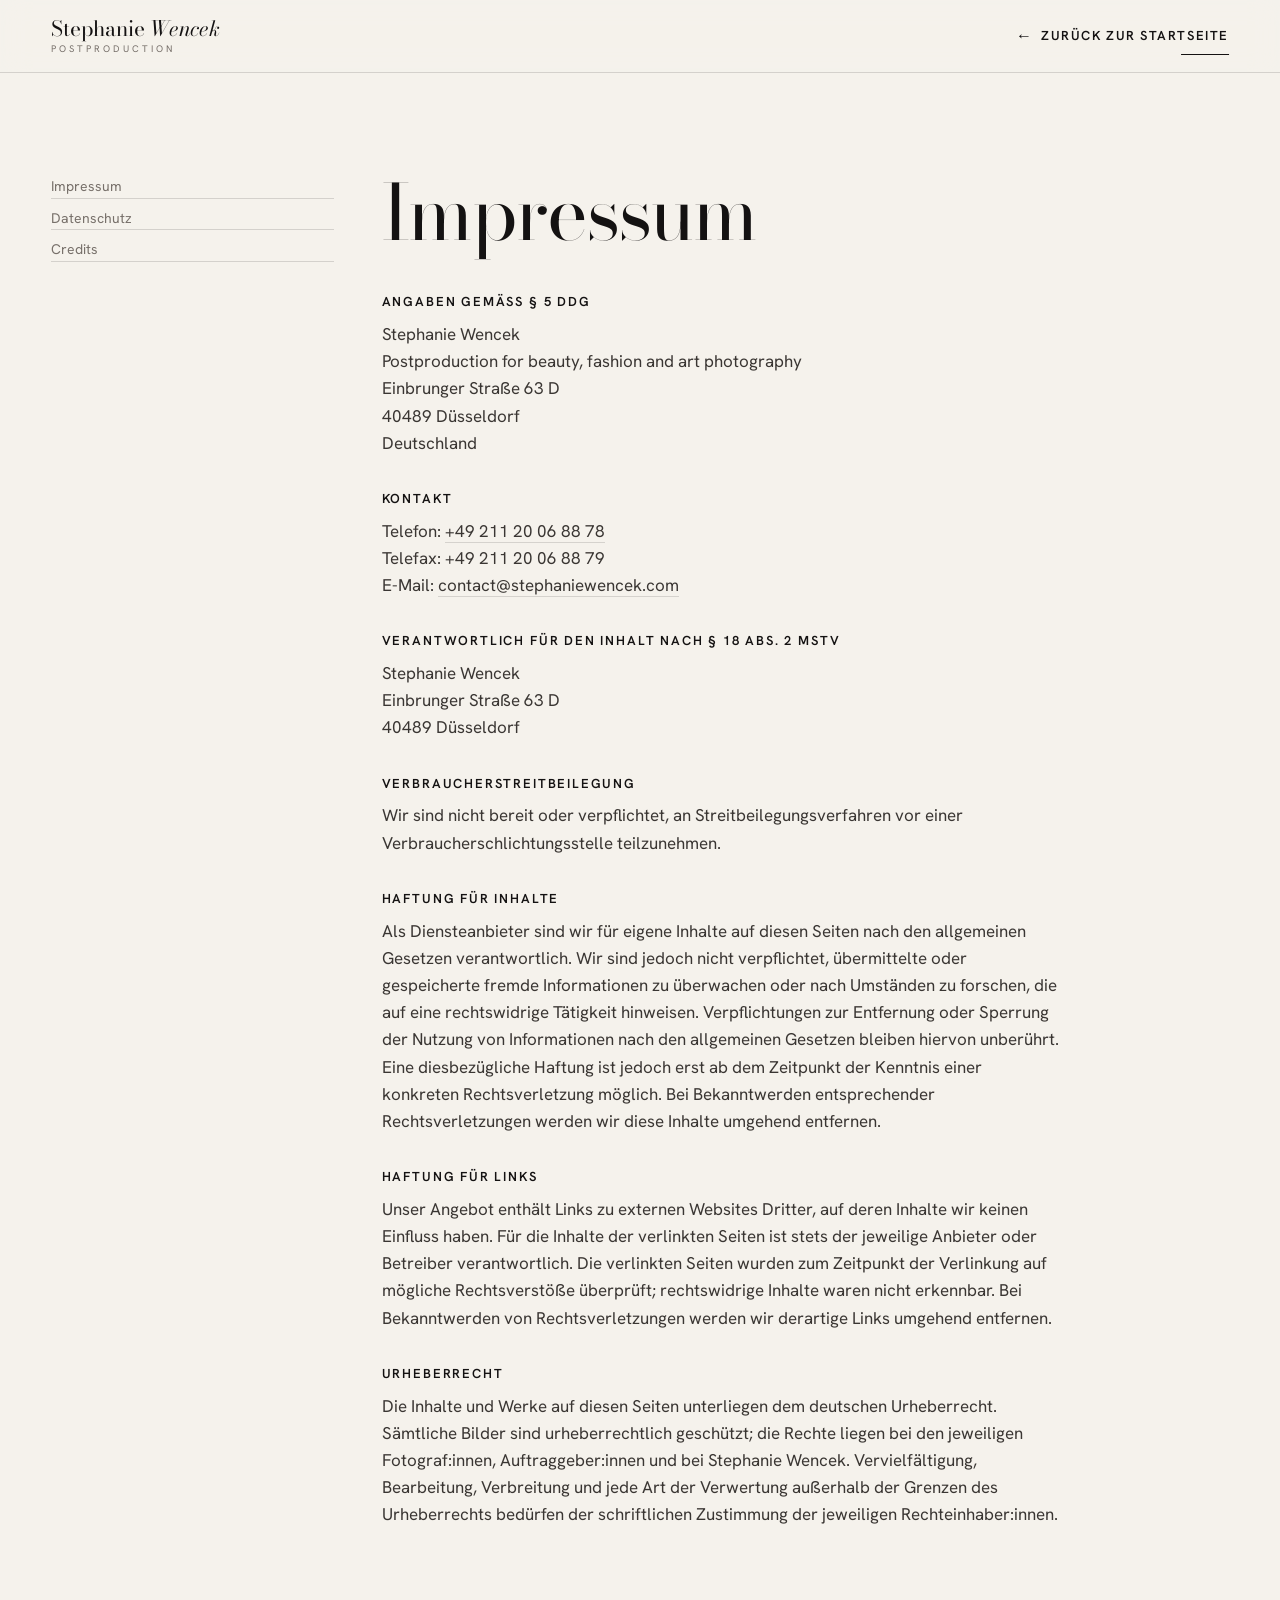
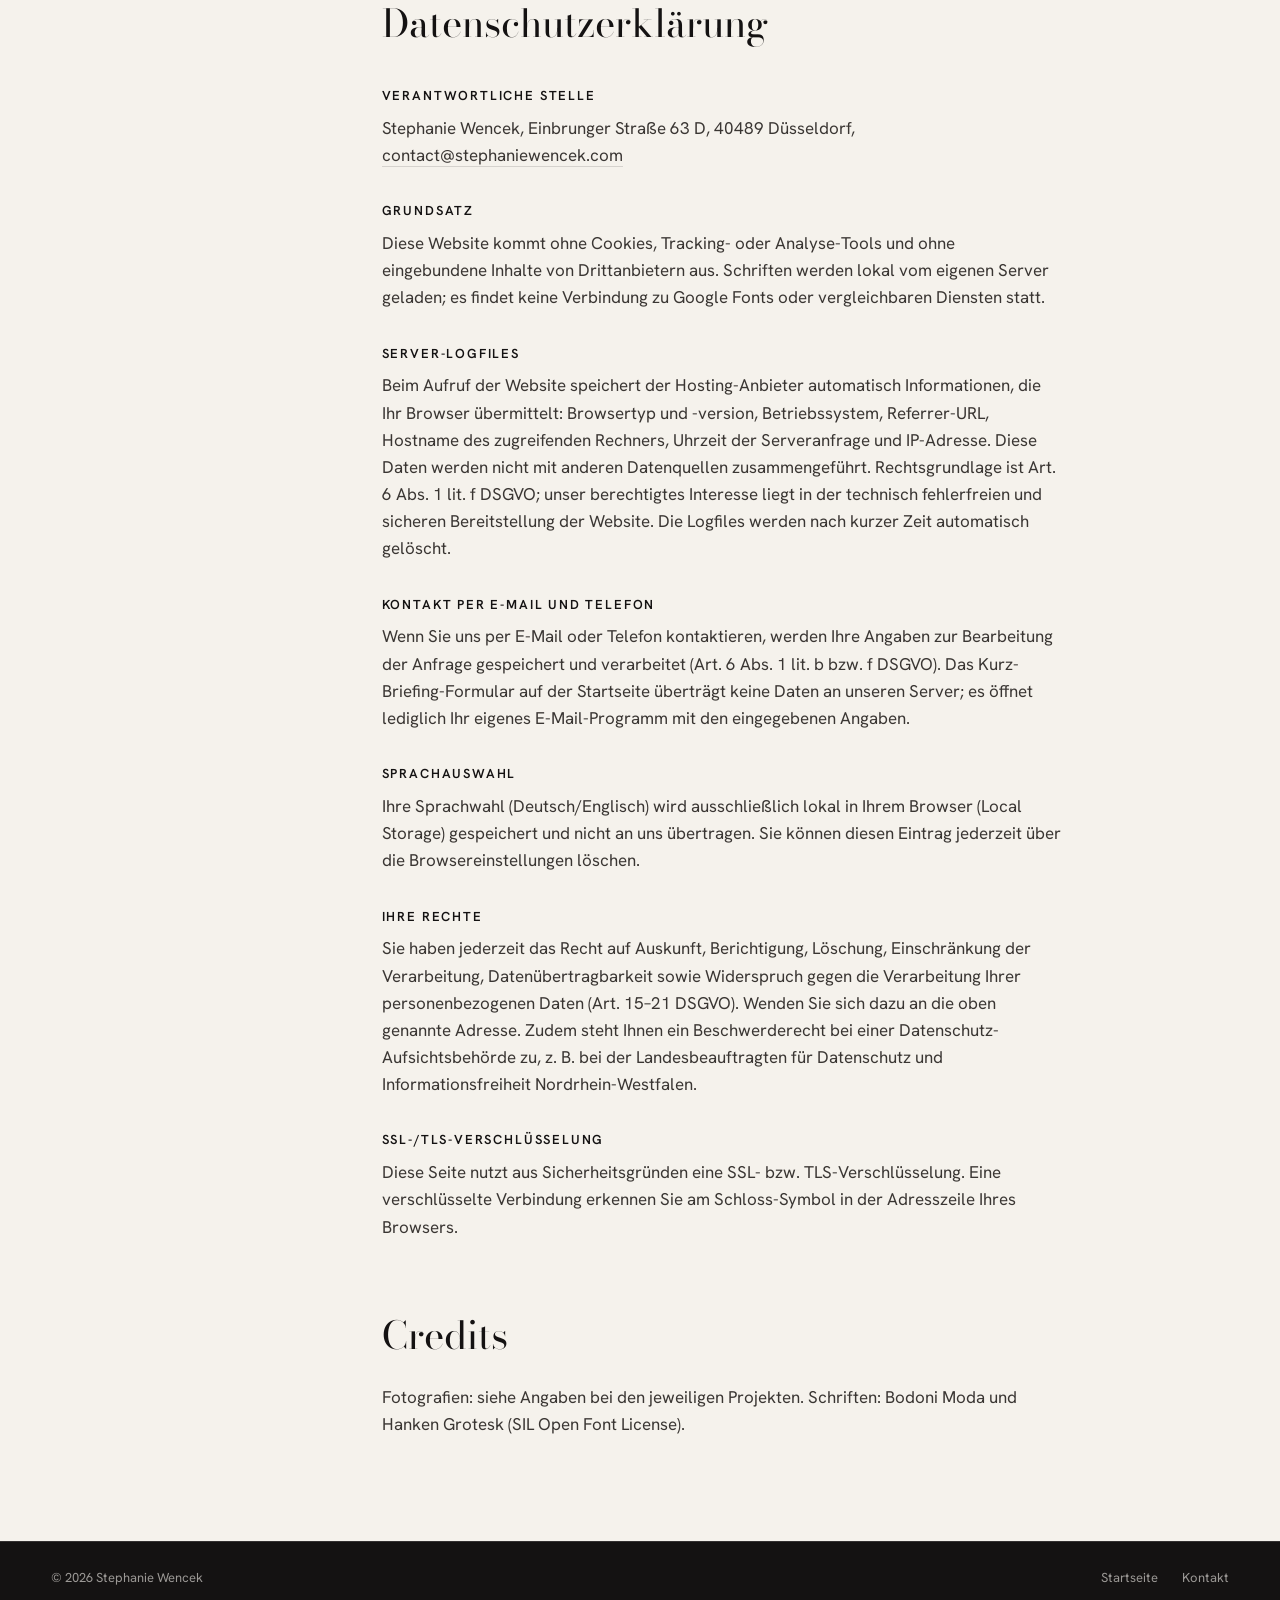
<file: stephanie-wencek/impressum.html>
<!doctype html>
<html lang="de">
<head>
  <meta charset="utf-8">
  <meta name="viewport" content="width=device-width, initial-scale=1">
  <title>Impressum &amp; Datenschutz · Stephanie Wencek</title>
  <meta name="robots" content="noindex, follow">
  <meta name="theme-color" content="#f5f2ec">
  <link rel="stylesheet" href="assets/css/style.css">
  <link rel="icon" href="data:image/svg+xml,%3Csvg xmlns='http://www.w3.org/2000/svg' viewBox='0 0 64 64'%3E%3Crect width='64' height='64' fill='%23141212'/%3E%3Ctext x='50%25' y='58%25' text-anchor='middle' font-family='Georgia,serif' font-style='italic' font-size='34' fill='%23f5f2ec'%3Esw%3C/text%3E%3C/svg%3E">
</head>
<body>
  <header class="site-header is-scrolled">
    <div class="wrap header-inner">
      <a class="brand" href="index.html">
        <span class="brand-name">Stephanie <em>Wencek</em></span>
        <span class="brand-sub">Postproduction</span>
      </a>
      <a class="link-arrow link-arrow--back" href="index.html">Zurück zur Startseite</a>
    </div>
  </header>

  <!--
    HINWEIS: Rechtstexte aus der bisherigen Website übernommen und auf die
    aktuelle Rechtslage angepasst (DDG statt TMG, MStV statt RStV, keine
    OS-Plattform mehr). Vor Livegang bitte rechtlich prüfen lassen, insbesondere
    den Abschnitt zum Hosting-Anbieter.
  -->
  <main class="legal" id="main">
    <div class="wrap legal-grid">
      <nav class="legal-nav" aria-label="Inhalt">
        <a href="#impressum">Impressum</a>
        <a href="#datenschutz">Datenschutz</a>
        <a href="#credits">Credits</a>
      </nav>

      <div>
        <section id="impressum">
          <h1>Impressum</h1>

          <h3>Angaben gemäß § 5 DDG</h3>
          <p>Stephanie Wencek<br>Postproduction for beauty, fashion and art photography<br>Einbrunger Straße 63 D<br>40489 Düsseldorf<br>Deutschland</p>

          <h3>Kontakt</h3>
          <p>Telefon: <a href="tel:+4921120068878">+49 211 20 06 88 78</a><br>Telefax: +49 211 20 06 88 79<br>E-Mail: <a href="mailto:contact@stephaniewencek.com">contact@stephaniewencek.com</a></p>

          <h3>Verantwortlich für den Inhalt nach § 18 Abs. 2 MStV</h3>
          <p>Stephanie Wencek<br>Einbrunger Straße 63 D<br>40489 Düsseldorf</p>

          <h3>Verbraucherstreitbeilegung</h3>
          <p>Wir sind nicht bereit oder verpflichtet, an Streitbeilegungsverfahren vor einer Verbraucherschlichtungsstelle teilzunehmen.</p>

          <h3>Haftung für Inhalte</h3>
          <p>Als Diensteanbieter sind wir für eigene Inhalte auf diesen Seiten nach den allgemeinen Gesetzen verantwortlich. Wir sind jedoch nicht verpflichtet, übermittelte oder gespeicherte fremde Informationen zu überwachen oder nach Umständen zu forschen, die auf eine rechtswidrige Tätigkeit hinweisen. Verpflichtungen zur Entfernung oder Sperrung der Nutzung von Informationen nach den allgemeinen Gesetzen bleiben hiervon unberührt. Eine diesbezügliche Haftung ist jedoch erst ab dem Zeitpunkt der Kenntnis einer konkreten Rechtsverletzung möglich. Bei Bekanntwerden entsprechender Rechtsverletzungen werden wir diese Inhalte umgehend entfernen.</p>

          <h3>Haftung für Links</h3>
          <p>Unser Angebot enthält Links zu externen Websites Dritter, auf deren Inhalte wir keinen Einfluss haben. Für die Inhalte der verlinkten Seiten ist stets der jeweilige Anbieter oder Betreiber verantwortlich. Die verlinkten Seiten wurden zum Zeitpunkt der Verlinkung auf mögliche Rechtsverstöße überprüft; rechtswidrige Inhalte waren nicht erkennbar. Bei Bekanntwerden von Rechtsverletzungen werden wir derartige Links umgehend entfernen.</p>

          <h3>Urheberrecht</h3>
          <p>Die Inhalte und Werke auf diesen Seiten unterliegen dem deutschen Urheberrecht. Sämtliche Bilder sind urheberrechtlich geschützt; die Rechte liegen bei den jeweiligen Fotograf:innen, Auftraggeber:innen und bei Stephanie Wencek. Vervielfältigung, Bearbeitung, Verbreitung und jede Art der Verwertung außerhalb der Grenzen des Urheberrechts bedürfen der schriftlichen Zustimmung der jeweiligen Rechteinhaber:innen.</p>
        </section>

        <section id="datenschutz">
          <h2>Datenschutzerklärung</h2>

          <h3>Verantwortliche Stelle</h3>
          <p>Stephanie Wencek, Einbrunger Straße 63 D, 40489 Düsseldorf, <a href="mailto:contact@stephaniewencek.com">contact@stephaniewencek.com</a></p>

          <h3>Grundsatz</h3>
          <p>Diese Website kommt ohne Cookies, Tracking- oder Analyse-Tools und ohne eingebundene Inhalte von Drittanbietern aus. Schriften werden lokal vom eigenen Server geladen; es findet keine Verbindung zu Google Fonts oder vergleichbaren Diensten statt.</p>

          <h3>Server-Logfiles</h3>
          <p>Beim Aufruf der Website speichert der Hosting-Anbieter automatisch Informationen, die Ihr Browser übermittelt: Browsertyp und -version, Betriebssystem, Referrer-URL, Hostname des zugreifenden Rechners, Uhrzeit der Serveranfrage und IP-Adresse. Diese Daten werden nicht mit anderen Datenquellen zusammengeführt. Rechtsgrundlage ist Art. 6 Abs. 1 lit. f DSGVO; unser berechtigtes Interesse liegt in der technisch fehlerfreien und sicheren Bereitstellung der Website. Die Logfiles werden nach kurzer Zeit automatisch gelöscht.</p>

          <h3>Kontakt per E-Mail und Telefon</h3>
          <p>Wenn Sie uns per E-Mail oder Telefon kontaktieren, werden Ihre Angaben zur Bearbeitung der Anfrage gespeichert und verarbeitet (Art. 6 Abs. 1 lit. b bzw. f DSGVO). Das Kurz-Briefing-Formular auf der Startseite überträgt keine Daten an unseren Server; es öffnet lediglich Ihr eigenes E-Mail-Programm mit den eingegebenen Angaben.</p>

          <h3>Sprachauswahl</h3>
          <p>Ihre Sprachwahl (Deutsch/Englisch) wird ausschließlich lokal in Ihrem Browser (Local Storage) gespeichert und nicht an uns übertragen. Sie können diesen Eintrag jederzeit über die Browsereinstellungen löschen.</p>

          <h3>Ihre Rechte</h3>
          <p>Sie haben jederzeit das Recht auf Auskunft, Berichtigung, Löschung, Einschränkung der Verarbeitung, Datenübertragbarkeit sowie Widerspruch gegen die Verarbeitung Ihrer personenbezogenen Daten (Art. 15–21 DSGVO). Wenden Sie sich dazu an die oben genannte Adresse. Zudem steht Ihnen ein Beschwerderecht bei einer Datenschutz-Aufsichtsbehörde zu, z.&nbsp;B. bei der Landesbeauftragten für Datenschutz und Informationsfreiheit Nordrhein-Westfalen.</p>

          <h3>SSL-/TLS-Verschlüsselung</h3>
          <p>Diese Seite nutzt aus Sicherheitsgründen eine SSL- bzw. TLS-Verschlüsselung. Eine verschlüsselte Verbindung erkennen Sie am Schloss-Symbol in der Adresszeile Ihres Browsers.</p>
        </section>

        <section id="credits">
          <h2>Credits</h2>
          <p>Fotografien: siehe Angaben bei den jeweiligen Projekten. Schriften: Bodoni Moda und Hanken Grotesk (SIL Open Font License).</p>
        </section>
      </div>
    </div>
  </main>

  <footer class="site-footer">
    <div class="wrap footer-inner">
      <p>© 2026 Stephanie Wencek</p>
      <p class="footer-links"><a href="index.html">Startseite</a><a href="index.html#kontakt">Kontakt</a></p>
    </div>
  </footer>
</body>
</html>
</file>
<file: stephanie-wencek/assets/css/style.css>
/* ==========================================================================
   Stephanie Wencek – Postproduction
   Editorial, bildzentriert, ruhig. Schriften lokal gehostet (DSGVO).
   ========================================================================== */

@font-face {
  font-family: "Bodoni Moda";
  src: url("../fonts/bodoni-moda-latin-standard-normal.woff2") format("woff2-variations");
  font-weight: 400 900; font-style: normal; font-display: swap;
}
@font-face {
  font-family: "Bodoni Moda";
  src: url("../fonts/bodoni-moda-latin-standard-italic.woff2") format("woff2-variations");
  font-weight: 400 900; font-style: italic; font-display: swap;
}
@font-face {
  font-family: "Hanken Grotesk";
  src: url("../fonts/hanken-grotesk-latin-wght-normal.woff2") format("woff2-variations");
  font-weight: 100 900; font-style: normal; font-display: swap;
}
@font-face {
  font-family: "Hanken Grotesk";
  src: url("../fonts/hanken-grotesk-latin-wght-italic.woff2") format("woff2-variations");
  font-weight: 100 900; font-style: italic; font-display: swap;
}

:root {
  --paper: #f5f2ec;
  --paper-2: #ece7df;
  --ink: #141212;
  --ink-2: #3a3633;
  --muted: #77706a;
  --line: rgba(20, 18, 18, .14);
  --accent: #a8243a;          /* Lippenstift-Rot aus der Bildwelt */
  --blush: #e8d3d3;
  --white: #ffffff;

  --serif: "Bodoni Moda", "Didot", "Bodoni 72", Georgia, serif;
  --sans: "Hanken Grotesk", "Helvetica Neue", Arial, sans-serif;

  --gutter: clamp(16px, 4vw, 56px);
  --max: 1480px;
  --header-h: 72px;
  --ease: cubic-bezier(.2, .7, .1, 1);
  --ease-io: cubic-bezier(.7, 0, .2, 1);
}

*, *::before, *::after { box-sizing: border-box; }
[hidden] { display: none !important; }
html { -webkit-text-size-adjust: 100%; scroll-behavior: smooth; scroll-padding-top: var(--header-h); }
body {
  margin: 0;
  background: var(--paper);
  color: var(--ink);
  font-family: var(--sans);
  font-size: 17px;
  line-height: 1.6;
  font-weight: 400;
  -webkit-font-smoothing: antialiased;
  -moz-osx-font-smoothing: grayscale;
  text-rendering: optimizeLegibility;
  overflow-x: hidden;
}
body.is-locked { overflow: hidden; }
img { display: block; max-width: 100%; height: auto; }
a { color: inherit; text-decoration: none; }
button { font: inherit; color: inherit; background: none; border: 0; padding: 0; cursor: pointer; }
ul, ol { list-style: none; margin: 0; padding: 0; }
h1, h2, h3, p, figure, blockquote, dl, dd { margin: 0; }
em { font-style: italic; }
::selection { background: var(--ink); color: var(--paper); }
:focus-visible { outline: 2px solid var(--accent); outline-offset: 3px; }

.sr-only { position: absolute; width: 1px; height: 1px; overflow: hidden; clip: rect(0 0 0 0); white-space: nowrap; }
.skip { position: fixed; left: 16px; top: -60px; z-index: 200; background: var(--ink); color: var(--paper); padding: 10px 16px; transition: top .2s; }
.skip:focus { top: 16px; }

.wrap { width: 100%; max-width: var(--max); margin: 0 auto; padding: 0 var(--gutter); }
.muted { color: var(--muted); }

/* --- Typo-Bausteine ------------------------------------------------------ */
.label {
  font-size: 12px; letter-spacing: .18em; text-transform: uppercase; font-weight: 500;
  color: var(--muted); display: flex; gap: .9em; align-items: baseline;
}
.label-num { font-family: var(--serif); font-style: italic; letter-spacing: 0; font-size: 15px; color: var(--accent); text-transform: none; }
.label--light { color: rgba(245, 242, 236, .6); }
.eyebrow { font-size: 12px; letter-spacing: .2em; text-transform: uppercase; font-weight: 500; color: var(--muted); }

.h2 {
  font-family: var(--serif); font-weight: 400;
  font-size: clamp(40px, 6.2vw, 96px); line-height: .98; letter-spacing: -.02em;
  margin-top: 18px;
}
.h2 em { color: var(--accent); }

.btn {
  display: inline-flex; align-items: center; gap: .6em;
  padding: 15px 26px; border-radius: 999px;
  background: var(--ink); color: var(--paper);
  font-size: 13px; font-weight: 600; letter-spacing: .12em; text-transform: uppercase;
  transition: background .35s var(--ease), color .35s var(--ease), transform .35s var(--ease);
}
.btn:hover { background: var(--accent); }
.btn:active { transform: scale(.98); }
.btn-small { padding: 10px 18px; font-size: 11px; }
.btn-light { background: var(--paper); color: var(--ink); }
.btn-light:hover { background: var(--blush); color: var(--ink); }

.link-arrow {
  display: inline-flex; align-items: center; gap: .7em;
  font-size: 13px; font-weight: 600; letter-spacing: .12em; text-transform: uppercase;
  padding: 6px 0; position: relative;
}
.link-arrow::after { content: "→"; font-size: 16px; letter-spacing: 0; transition: transform .35s var(--ease); }
.link-arrow:hover::after { transform: translateX(5px); }
.link-arrow::before {
  content: ""; position: absolute; left: 0; right: 1.6em; bottom: 0; height: 1px; background: currentColor;
  transform-origin: left; transform: scaleX(.25); transition: transform .45s var(--ease);
}
.link-arrow:hover::before { transform: scaleX(1); }
.link-arrow--back { flex-direction: row-reverse; }
.link-arrow--back::after { content: "←"; }
.link-arrow--back:hover::after { transform: translateX(-5px); }
.link-arrow--back::before { left: 1.6em; right: 0; transform-origin: right; }

.icon-btn {
  width: 46px; height: 46px; border-radius: 50%;
  display: grid; place-items: center;
  border: 1px solid currentColor; transition: background .3s, color .3s;
}
.icon-btn svg, .lb-nav svg, .contact-mail svg { width: 20px; height: 20px; fill: none; stroke: currentColor; stroke-width: 1.4; stroke-linecap: round; stroke-linejoin: round; }

/* --- Header ------------------------------------------------------------- */
.site-header {
  position: sticky; top: 0; z-index: 50;
  background: rgba(245, 242, 236, .82);
  -webkit-backdrop-filter: saturate(1.4) blur(14px);
  backdrop-filter: saturate(1.4) blur(14px);
  border-bottom: 1px solid transparent;
  transition: border-color .4s, transform .5s var(--ease);
}
.site-header.is-scrolled { border-bottom-color: var(--line); }
.site-header.is-hidden { transform: translateY(-100%); }
.header-inner { height: var(--header-h); display: flex; align-items: center; justify-content: space-between; gap: 24px; }
.brand { display: flex; flex-direction: column; line-height: 1; }
.brand-name { font-family: var(--serif); font-size: 21px; letter-spacing: -.01em; }
.brand-sub { font-size: 9.5px; letter-spacing: .32em; text-transform: uppercase; color: var(--muted); margin-top: 5px; }
.nav ul { display: flex; gap: clamp(18px, 2.6vw, 40px); }
.nav a { font-size: 13px; font-weight: 500; letter-spacing: .06em; position: relative; padding: 6px 0; }
.nav a::after { content: ""; position: absolute; left: 0; right: 0; bottom: 0; height: 1px; background: var(--ink); transform: scaleX(0); transform-origin: right; transition: transform .45s var(--ease); }
.nav a:hover::after, .nav a.is-current::after { transform: scaleX(1); transform-origin: left; }
.header-actions { display: flex; align-items: center; gap: 18px; }
.lang { display: flex; gap: 5px; font-size: 12px; letter-spacing: .1em; color: var(--muted); }
.lang button { color: var(--muted); padding: 4px 2px; }
.lang button[aria-pressed="true"] { color: var(--ink); font-weight: 600; }
.menu-toggle { display: none; width: 44px; height: 44px; position: relative; }
.menu-bars, .menu-bars::before { position: absolute; left: 11px; right: 11px; height: 1.5px; background: var(--ink); transition: transform .4s var(--ease), top .4s var(--ease); }
.menu-bars { top: 18px; }
.menu-bars::before { content: ""; left: 0; right: 0; top: 7px; }
.menu-toggle[aria-expanded="true"] .menu-bars { top: 21.5px; transform: rotate(45deg); }
.menu-toggle[aria-expanded="true"] .menu-bars::before { top: 0; transform: rotate(-90deg); }

.mobile-menu {
  position: fixed; inset: var(--header-h) 0 0 0; background: var(--paper);
  padding: 32px var(--gutter); display: flex; flex-direction: column; justify-content: space-between;
}
.mobile-menu li { border-bottom: 1px solid var(--line); }
.mobile-menu a { display: flex; align-items: baseline; gap: 18px; padding: 16px 0; }
.mobile-menu span { font-family: var(--serif); font-style: italic; color: var(--accent); font-size: 15px; }
.mobile-menu b { font-family: var(--serif); font-weight: 400; font-size: 40px; line-height: 1.1; }
.mobile-menu-foot { font-size: 15px; color: var(--muted); }

/* --- Hero --------------------------------------------------------------- */
.hero { padding-top: clamp(28px, 5vw, 64px); }
.hero-head { display: grid; gap: 10px; }
.wordmark {
  font-family: var(--serif); font-weight: 400;
  font-size: clamp(56px, 11.2vw, 172px); line-height: .9; letter-spacing: -.045em;
  margin: 6px 0 0 -.04em; display: flex; flex-wrap: nowrap; column-gap: .22em;
}
.wordmark em { font-style: italic; letter-spacing: -.03em; }
.wm-line { display: block; overflow: hidden; padding-bottom: .06em; }
.wm-word { display: inline-block; transform: translateY(105%); transition: transform 1.3s var(--ease); }
.wm-line:nth-child(2) .wm-word { transition-delay: .12s; }
.is-ready .wm-word { transform: none; }

.hero-meta { display: flex; justify-content: space-between; align-items: flex-end; gap: 32px; margin: clamp(18px, 2.4vw, 32px) 0 clamp(24px, 3vw, 40px); flex-wrap: wrap; }
.hero-lede { font-size: clamp(18px, 1.6vw, 22px); line-height: 1.45; max-width: 34ch; color: var(--ink-2); }
.hero-lede em { font-family: var(--serif); font-size: 1.12em; color: var(--ink); }
.hero-cta { display: flex; align-items: center; gap: 28px; flex-wrap: wrap; }

.hero-stage { position: relative; height: min(80vh, 50vw); min-height: 340px; overflow: hidden; background: var(--ink); color: var(--paper); }
.hero-slides { position: absolute; inset: 0; }
.hero-slide {
  position: absolute; inset: 0; width: 100%; height: 100%; object-fit: cover;
  opacity: 0; transform: scale(1.06);
  transition: opacity 1.4s var(--ease-io), transform 7s linear;
}
.hero-slide.is-active { opacity: 1; transform: scale(1); }
.hero-stage::after { content: ""; position: absolute; inset: auto 0 0 0; height: 40%; background: linear-gradient(to top, rgba(10, 9, 9, .55), transparent); pointer-events: none; }
.hero-ui { position: absolute; left: 0; right: 0; bottom: 0; z-index: 2; display: flex; align-items: center; gap: 24px; padding-bottom: clamp(16px, 2.4vw, 32px); margin: 0 auto; }
.hero-count { font-family: var(--serif); font-size: 15px; display: flex; align-items: center; gap: 10px; font-variant-numeric: tabular-nums; }
.hero-sep { width: 28px; height: 1px; background: currentColor; opacity: .6; }
.hero-progress { flex: 1; height: 1px; background: rgba(245, 242, 236, .3); position: relative; overflow: hidden; }
.hero-progress span { position: absolute; inset: 0; background: var(--paper); transform-origin: left; transform: scaleX(0); }
.hero-progress span.is-running { animation: progress var(--dur, 6s) linear forwards; }
@keyframes progress { to { transform: scaleX(1); } }
.hero-arrows { display: flex; gap: 10px; }
.hero-arrows .icon-btn { border-color: rgba(245, 242, 236, .55); }
.hero-arrows .icon-btn:hover { background: var(--paper); color: var(--ink); }

/* --- Marquee ------------------------------------------------------------ */
.marquee { border-bottom: 1px solid var(--line); overflow: hidden; padding: 26px 0; }
.marquee-track { display: flex; width: max-content; animation: marquee 60s linear infinite; }
.marquee:hover .marquee-track { animation-play-state: paused; }
.marquee ul { display: flex; flex-shrink: 0; }
.marquee li { font-family: var(--serif); font-size: clamp(22px, 2.4vw, 34px); white-space: nowrap; padding: 0 .8em; display: flex; align-items: center; gap: 1.6em; color: var(--ink-2); }
.marquee li::after { content: "✦"; font-size: .4em; color: var(--accent); }
@keyframes marquee { to { transform: translateX(-50%); } }

/* --- Sections ----------------------------------------------------------- */
.section { padding: clamp(80px, 11vw, 170px) 0; }
.section-head { margin-bottom: clamp(40px, 6vw, 84px); }
.section-head--row { display: flex; justify-content: space-between; align-items: flex-end; gap: 32px; flex-wrap: wrap; }

/* Statement */
.statement-grid { display: grid; grid-template-columns: minmax(140px, 1fr) 4fr; gap: 40px; }
.statement-quote p {
  font-family: var(--serif); font-size: clamp(26px, 3.4vw, 52px); line-height: 1.16; letter-spacing: -.015em;
  text-wrap: pretty;
}
.statement-quote em { color: var(--accent); }

/* Services */
.services { background: var(--paper-2); }
.service-list { display: grid; grid-template-columns: repeat(3, 1fr); border-top: 1px solid var(--line); }
.service { padding: 36px 32px 44px 0; border-right: 1px solid var(--line); }
.service + .service { padding-left: 32px; }
.service:last-child { border-right: 0; }
.service-num { font-family: var(--serif); font-style: italic; color: var(--accent); font-size: 18px; }
.service h3 { font-family: var(--serif); font-weight: 400; font-size: clamp(26px, 2.4vw, 36px); line-height: 1.1; margin: 22px 0 14px; letter-spacing: -.01em; }
.service p { color: var(--ink-2); max-width: 36ch; }

.fields { margin-top: clamp(60px, 8vw, 120px); position: relative; }
.fields-intro { font-size: 13px; letter-spacing: .14em; text-transform: uppercase; color: var(--muted); margin-bottom: 18px; }
.field-list { border-top: 1px solid var(--ink); }
.field-list li { border-bottom: 1px solid var(--line); }
.field-list a { display: flex; justify-content: space-between; align-items: baseline; gap: 24px; padding: clamp(14px, 1.6vw, 22px) 0; transition: padding .5s var(--ease), color .3s; }
.field-name { font-family: var(--serif); font-size: clamp(34px, 5.4vw, 84px); line-height: 1; letter-spacing: -.025em; }
.field-count { font-family: var(--serif); font-style: italic; color: var(--muted); font-size: clamp(16px, 1.4vw, 20px); }
.field-list a:hover { padding-left: clamp(10px, 2vw, 32px); }
.field-list a:hover .field-name { font-style: italic; color: var(--accent); }
.field-preview {
  position: fixed; left: 0; top: 0; z-index: 40; width: 240px; aspect-ratio: 4 / 5; pointer-events: none;
  overflow: hidden; opacity: 0; transform: translate(-50%, -50%) scale(.85); transition: opacity .35s, transform .5s var(--ease);
  box-shadow: 0 30px 60px -20px rgba(20, 18, 18, .4);
}
.field-preview img { width: 100%; height: 100%; object-fit: cover; }
.field-preview.is-visible { opacity: 1; transform: translate(-50%, -50%) scale(1); }

/* Work */
.filters, .tabs { display: flex; flex-wrap: wrap; gap: 8px; }
.filters button, .tabs button {
  padding: 9px 16px; border: 1px solid var(--line); border-radius: 999px;
  font-size: 13px; font-weight: 500; letter-spacing: .04em; transition: background .3s, color .3s, border-color .3s;
}
.filters button:hover, .tabs button:hover { border-color: var(--ink); }
.filters button[aria-selected="true"], .tabs button[aria-selected="true"] { background: var(--ink); color: var(--paper); border-color: var(--ink); }
.filters sup { font-family: var(--serif); font-style: italic; font-size: 11px; opacity: .65; margin-left: 2px; vertical-align: super; line-height: 0; }

.grid { columns: 4 280px; column-gap: clamp(14px, 1.6vw, 26px); }
.card {
  break-inside: avoid; margin-bottom: clamp(14px, 1.6vw, 26px);
  display: block; width: 100%; text-align: left; cursor: zoom-in;
  opacity: 0; transform: translateY(24px); transition: opacity .8s var(--ease), transform .8s var(--ease);
}
.card.is-in { opacity: 1; transform: none; }
.card-media { position: relative; overflow: hidden; background: var(--paper-2); }
.card-media img { width: 100%; transition: transform 1.1s var(--ease), filter .6s; }
.card-media--cover img { aspect-ratio: 4 / 3; object-fit: cover; }
.card:hover .card-media img { transform: scale(1.045); }
.card-badge {
  position: absolute; right: 10px; top: 10px; background: rgba(245, 242, 236, .9); color: var(--ink);
  font-size: 11px; font-weight: 600; letter-spacing: .08em; padding: 4px 9px; border-radius: 999px;
  opacity: 0; transform: translateY(-4px); transition: opacity .4s, transform .4s var(--ease);
}
.card:hover .card-badge, .card:focus-visible .card-badge { opacity: 1; transform: none; }
.card-body { display: flex; justify-content: space-between; align-items: baseline; gap: 12px; padding: 12px 2px 0; }
.card-title { font-family: var(--serif); font-size: 19px; line-height: 1.2; }
.card-cat { font-size: 11px; letter-spacing: .14em; text-transform: uppercase; color: var(--muted); white-space: nowrap; }
.card-credit { font-size: 13px; color: var(--muted); padding: 2px 2px 0; }
.work-foot { margin-top: clamp(40px, 5vw, 72px); display: flex; justify-content: center; }
.noscript { color: var(--muted); }

/* About */
.about { background: var(--ink); color: var(--paper); }
.about .label { color: rgba(245, 242, 236, .6); }
.about-grid { display: grid; grid-template-columns: 5fr 6fr; gap: clamp(40px, 7vw, 120px); align-items: center; }
.about-portrait img { width: 100%; aspect-ratio: 4 / 5; object-fit: cover; object-position: 55% 50%; filter: grayscale(1) contrast(1.05); }
.about-portrait figcaption { font-size: 12px; letter-spacing: .14em; text-transform: uppercase; color: rgba(245, 242, 236, .55); margin-top: 14px; }
.about .h2 em { color: var(--blush); }
.prose { margin-top: 32px; display: grid; gap: 18px; max-width: 54ch; color: rgba(245, 242, 236, .82); font-size: 18px; }
.stats { margin-top: 48px; display: grid; grid-template-columns: repeat(4, 1fr); border-top: 1px solid rgba(245, 242, 236, .2); }
.stats div { padding-top: 18px; }
.stats dt { font-size: 11px; letter-spacing: .16em; text-transform: uppercase; color: rgba(245, 242, 236, .55); }
.stats dd { font-family: var(--serif); font-size: clamp(36px, 4vw, 60px); line-height: 1.1; font-variant-numeric: lining-nums tabular-nums; }

.testimonials { display: grid; grid-template-columns: 1fr 1fr; gap: clamp(32px, 5vw, 80px); margin-top: clamp(80px, 10vw, 150px); }
.quote { border-top: 1px solid rgba(245, 242, 236, .2); padding-top: 28px; }
.quote blockquote p { font-family: var(--serif); font-style: italic; font-size: clamp(21px, 1.9vw, 28px); line-height: 1.35; }
.quote figcaption { margin-top: 22px; display: flex; flex-direction: column; gap: 2px; }
.quote-name { font-weight: 600; letter-spacing: .04em; }
.quote-role { font-size: 13px; color: rgba(245, 242, 236, .55); }

/* Network */
.tab-panel { animation: fade .6s var(--ease); }
@keyframes fade { from { opacity: 0; transform: translateY(8px); } }
.name-list { columns: 4 200px; column-gap: 32px; border-top: 1px solid var(--ink); padding-top: 12px; }
.name-list li { break-inside: avoid; padding: 10px 0; border-bottom: 1px solid var(--line); font-size: 17px; display: flex; justify-content: space-between; gap: 12px; }
.name-list i { font-family: var(--serif); color: var(--muted); font-size: 14px; }

/* Contact */
.contact { background: var(--ink); color: var(--paper); }
.contact-title { font-family: var(--serif); font-weight: 400; font-size: clamp(42px, 7vw, 118px); line-height: .98; letter-spacing: -.03em; margin-top: 22px; max-width: 14ch; }
.contact-title em { color: var(--blush); }
.contact-mail {
  display: inline-flex; align-items: center; gap: .3em; margin-top: clamp(32px, 4vw, 56px);
  font-family: var(--serif); font-style: italic; font-size: clamp(24px, 3.4vw, 52px);
  border-bottom: 1px solid rgba(245, 242, 236, .35); padding-bottom: 6px; transition: color .3s, border-color .3s;
  overflow-wrap: anywhere;
}
.contact-mail svg { width: .7em; height: .7em; flex-shrink: 0; transition: transform .45s var(--ease); }
.contact-mail:hover { color: var(--blush); border-color: var(--blush); }
.contact-mail:hover svg { transform: translate(4px, -4px); }
.contact-grid { display: grid; grid-template-columns: 1fr 1fr 1fr 1.6fr; gap: 40px; margin-top: clamp(60px, 8vw, 120px); border-top: 1px solid rgba(245, 242, 236, .2); padding-top: 36px; }
.contact-col h3, .brief h3 { font-size: 11px; letter-spacing: .18em; text-transform: uppercase; font-weight: 500; color: rgba(245, 242, 236, .55); margin-bottom: 14px; }
.contact address { font-style: normal; line-height: 1.7; }
.plain li { line-height: 1.9; }
.plain a { border-bottom: 1px solid transparent; transition: border-color .3s; }
.plain a:hover { border-color: currentColor; }
.contact .muted { color: rgba(245, 242, 236, .5); }

.brief { display: grid; gap: 16px; }
.field { display: grid; gap: 6px; }
.field label { font-size: 12px; letter-spacing: .08em; color: rgba(245, 242, 236, .7); }
.field input, .field select, .field textarea {
  width: 100%; font: inherit; font-size: 16px; color: var(--paper);
  background: transparent; border: 0; border-bottom: 1px solid rgba(245, 242, 236, .3); border-radius: 0;
  padding: 8px 0; transition: border-color .3s;
}
.field select { appearance: none; background-image: linear-gradient(45deg, transparent 50%, currentColor 50%), linear-gradient(135deg, currentColor 50%, transparent 50%); background-position: calc(100% - 10px) 55%, calc(100% - 5px) 55%; background-size: 5px 5px; background-repeat: no-repeat; }
.field select option { color: var(--ink); }
.field textarea { resize: vertical; min-height: 84px; }
.field input:focus, .field select:focus, .field textarea:focus { outline: none; border-color: var(--blush); }
.field.is-invalid input, .field.is-invalid textarea { border-color: #ff8a9a; }
.brief .btn { justify-self: start; margin-top: 6px; }
.brief-note { font-size: 12.5px; color: rgba(245, 242, 236, .5); max-width: 46ch; }

/* Footer */
.site-footer { background: var(--ink); color: rgba(245, 242, 236, .6); font-size: 13px; }
.footer-inner { display: flex; justify-content: space-between; gap: 20px; flex-wrap: wrap; padding-top: 26px; padding-bottom: 26px; border-top: 1px solid rgba(245, 242, 236, .14); }
.footer-links { display: flex; gap: 24px; flex-wrap: wrap; }
.footer-links a:hover { color: var(--paper); }

/* --- Lightbox ----------------------------------------------------------- */
.lightbox {
  position: fixed; inset: 0; z-index: 100; background: var(--white);
  display: grid; grid-template-rows: auto 1fr auto auto;
  opacity: 0; transition: opacity .45s var(--ease);
}
.lightbox.is-open { opacity: 1; }
.lb-top { display: flex; justify-content: space-between; align-items: flex-start; gap: 24px; padding: 20px var(--gutter) 8px; }
.lb-cat { font-size: 11px; letter-spacing: .18em; text-transform: uppercase; color: var(--muted); }
.lb-title { font-family: var(--serif); font-weight: 400; font-size: clamp(24px, 2.6vw, 38px); line-height: 1.1; margin-top: 4px; }
.lb-credit { font-size: 13px; color: var(--muted); margin-top: 6px; }
.lb-tools { display: flex; align-items: center; gap: 18px; }
.lb-count { font-family: var(--serif); font-size: 15px; font-variant-numeric: tabular-nums; }
.lb-tools .icon-btn:hover { background: var(--ink); color: var(--white); }
.lb-stage { position: relative; min-height: 0; display: grid; place-items: center; padding: 0 var(--gutter); touch-action: pan-y; }
.lb-img { max-width: 100%; max-height: 100%; width: auto; height: auto; object-fit: contain; transition: opacity .35s; user-select: none; -webkit-user-drag: none; }
.lb-img.is-loading { opacity: 0; }
.lb-nav { position: absolute; top: 0; bottom: 0; width: 22%; display: flex; align-items: center; color: var(--ink); opacity: .35; transition: opacity .3s; }
.lb-nav:hover { opacity: 1; }
.lb-nav svg { width: 34px; height: 34px; }
.lb-prev { left: 0; justify-content: flex-start; padding-left: var(--gutter); cursor: w-resize; }
.lb-next { right: 0; justify-content: flex-end; padding-right: var(--gutter); cursor: e-resize; }
.lb-strip { display: flex; gap: 8px; justify-content: center; padding: 12px var(--gutter) 0; overflow-x: auto; scrollbar-width: none; }
.lb-strip::-webkit-scrollbar { display: none; }
.lb-strip button { flex: 0 0 auto; width: 9px; height: 9px; border-radius: 50%; border: 1px solid var(--ink); opacity: .35; transition: opacity .3s, background .3s, width .4s var(--ease); }
.lb-strip button[aria-current="true"] { opacity: 1; background: var(--ink); width: 26px; border-radius: 6px; }
.lb-bottom { display: flex; justify-content: space-between; padding: 14px var(--gutter) 20px; }

/* --- Reveal ------------------------------------------------------------- */
.reveal { opacity: 0; transform: translateY(28px); transition: opacity 1s var(--ease), transform 1s var(--ease); }
.reveal.is-in { opacity: 1; transform: none; }
.no-js .reveal, .no-js .wm-word { opacity: 1; transform: none; }

/* --- Responsive --------------------------------------------------------- */
@media (max-width: 1080px) {
  .contact-grid { grid-template-columns: 1fr 1fr 1fr; }
  .brief { grid-column: 1 / -1; max-width: 560px; }
}
@media (max-width: 900px) {
  .nav, .btn-small { display: none; }
  .menu-toggle { display: block; }
  .statement-grid { grid-template-columns: 1fr; gap: 20px; }
  .service-list { grid-template-columns: 1fr; }
  .service, .service + .service { padding: 28px 0 32px; border-right: 0; border-bottom: 1px solid var(--line); }
  .about-grid { grid-template-columns: 1fr; }
  .about-portrait { max-width: 520px; }
  .testimonials { grid-template-columns: 1fr; }
  .field-preview { display: none; }
}
@media (max-width: 640px) {
  body { font-size: 16px; }
  :root { --header-h: 64px; }
  .hero-stage { height: 62vh; min-height: 0; }
  .hero-progress { display: none; }
  .hero-ui { justify-content: space-between; }
  .hero-arrows .icon-btn { width: 40px; height: 40px; }
  .wordmark { flex-direction: column; font-size: 19vw; }
  .eyebrow { letter-spacing: .14em; font-size: 11px; }
  .hero-cta { gap: 20px; }
  .stats { grid-template-columns: 1fr 1fr; row-gap: 24px; }
  .contact-grid { grid-template-columns: 1fr; gap: 32px; }
  .grid { columns: 2; column-gap: 10px; }
  .card { margin-bottom: 18px; }
  .card-body { flex-direction: column; gap: 2px; }
  .card-title { font-size: 16px; }
  .card-credit { display: none; }
  .filters { gap: 6px; }
  .filters button { padding: 8px 12px; font-size: 12px; }
  .lb-nav { width: 30%; }
  .lb-nav svg { display: none; }
  .lb-bottom .link-arrow { font-size: 11px; }
}

@media (prefers-reduced-motion: reduce) {
  html { scroll-behavior: auto; }
  *, *::before, *::after { animation-duration: .001ms !important; animation-iteration-count: 1 !important; transition-duration: .001ms !important; }
  .marquee-track { animation: none; }
  .hero-slide { transform: none; }
}

/* --- Unterseiten (Impressum) ------------------------------------------- */
.legal { padding: clamp(56px, 8vw, 120px) 0; }
.legal-grid { display: grid; grid-template-columns: minmax(180px, 1fr) 3fr; gap: 48px; }
.legal-nav { position: sticky; top: calc(var(--header-h) + 24px); align-self: start; display: grid; gap: 8px; font-size: 14px; }
.legal-nav a { color: var(--muted); }
.legal-nav a:hover { color: var(--ink); }
.legal h1 { font-family: var(--serif); font-weight: 400; font-size: clamp(44px, 6vw, 88px); line-height: 1; letter-spacing: -.02em; margin-bottom: 40px; }
.legal h2 { font-family: var(--serif); font-weight: 400; font-size: clamp(28px, 3vw, 40px); margin: 64px 0 18px; }
.legal h3 { font-size: 13px; letter-spacing: .14em; text-transform: uppercase; font-weight: 600; margin: 32px 0 8px; }
.legal p, .legal li { max-width: 68ch; color: var(--ink-2); }
.legal p + p { margin-top: 12px; }
.legal ul { list-style: disc; padding-left: 1.2em; margin-top: 8px; }
.legal a { border-bottom: 1px solid var(--line); }
@media (max-width: 900px) { .legal-grid { grid-template-columns: 1fr; } .legal-nav { position: static; display: flex; flex-wrap: wrap; gap: 16px; } }
</file>
